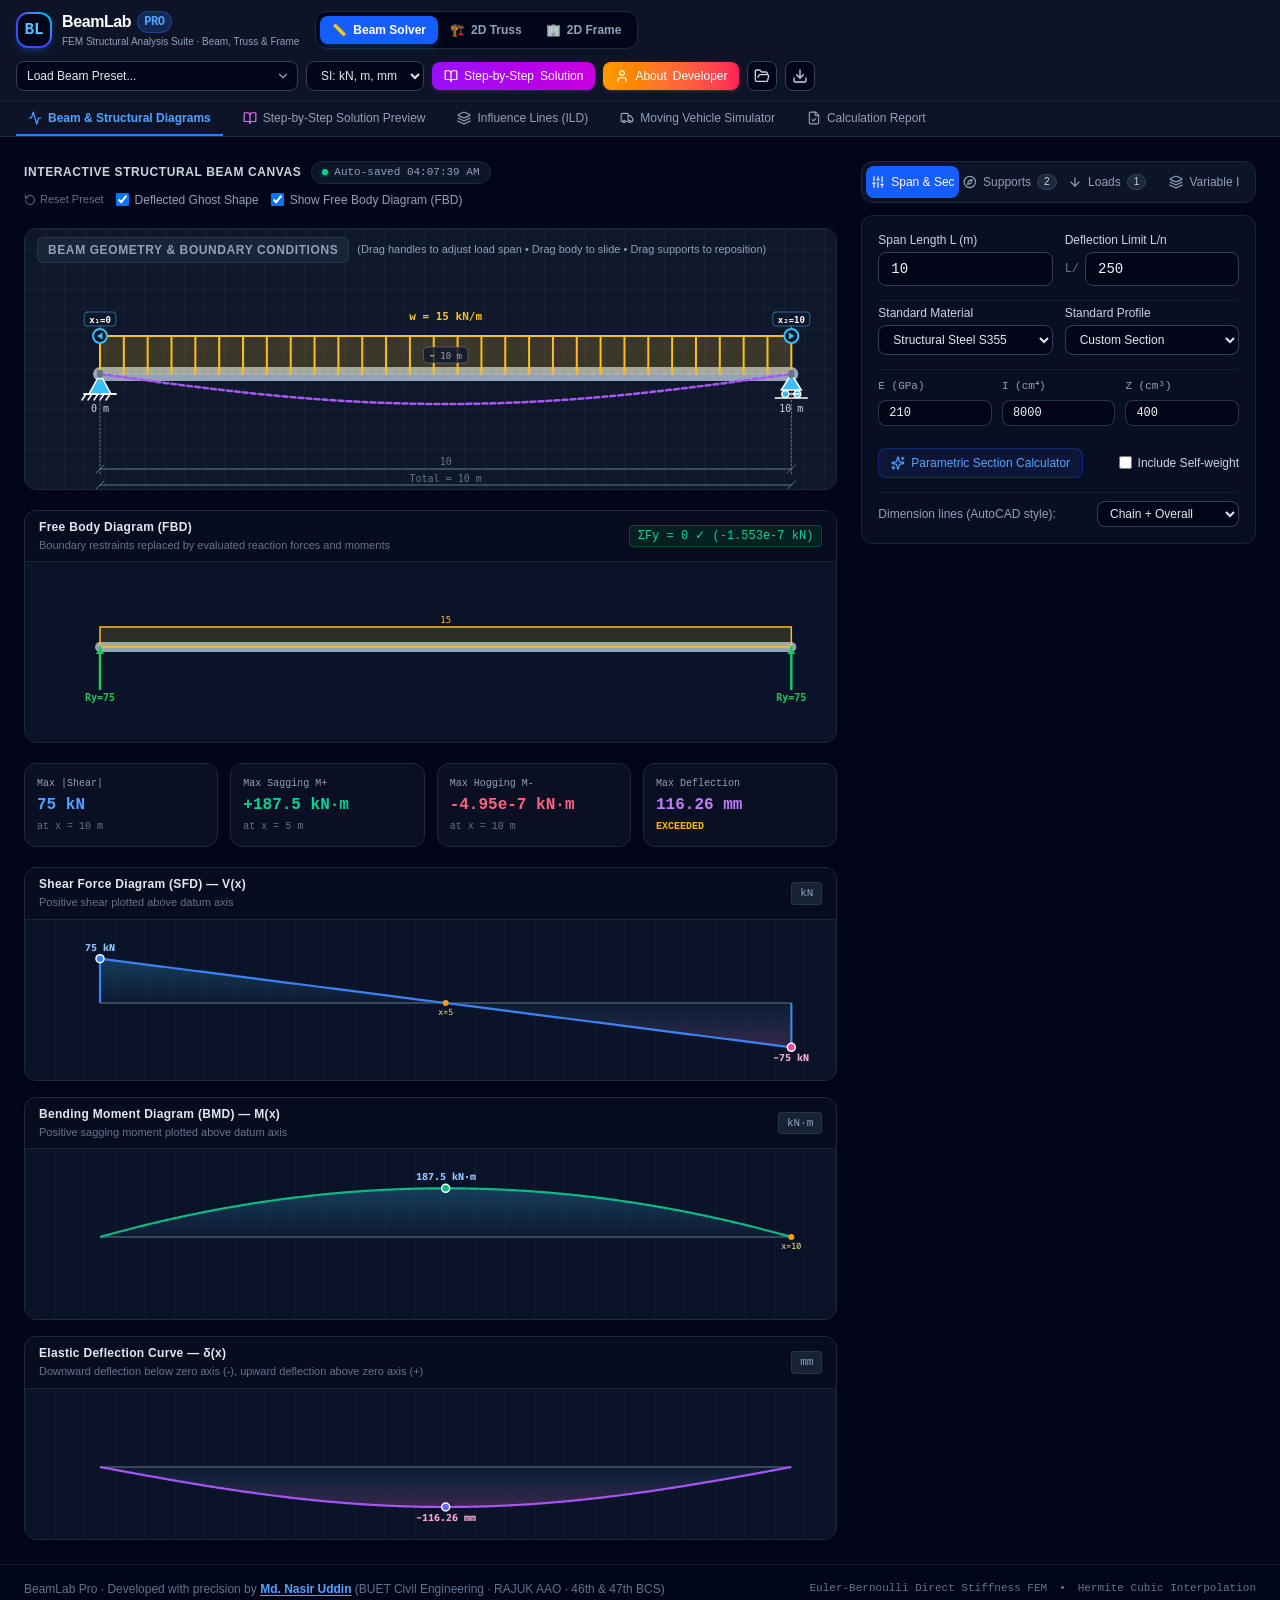
<file: index.html>
<!doctype html>
<html lang="en">
  <head>
    <meta charset="UTF-8" />
    <meta name="viewport" content="width=device-width, initial-scale=1.0, viewport-fit=cover" />
    <title>BeamLab Pro — Interactive Beam Analysis, SFD, BMD &amp; Influence Lines</title>
    <meta
      name="description"
      content="Interactive structural beam calculator for civil and mechanical engineers. Analyze determinate &amp; indeterminate beams, support reactions, SFD, BMD, deflection, and influence lines with textbook step-by-step solutions."
    />
    <meta
      name="keywords"
      content="Beam analysis, structural engineering, beam calculator, shear force diagram, bending moment diagram, Euler-Bernoulli, FEM, deflection, influence line, Macaulay brackets, civil engineering, determinate beam, continuous beam"
    />
    <meta name="author" content="Md. Nasir Uddin (BUET Civil Engineering)" />
    <meta name="robots" content="index, follow, max-image-preview:large" />
    <meta name="theme-color" content="#0b1220" />

    <!-- OpenGraph Social Sharing Card -->
    <meta property="og:type" content="website" />
    <meta property="og:site_name" content="BeamLab Pro" />
    <meta property="og:url" content="https://nasirinboxbd.github.io/beam/" />
    <link rel="canonical" href="https://nasirinboxbd.github.io/beam/" />
    <meta property="og:title" content="BeamLab Pro — Interactive Structural Beam Analysis &amp; Step-by-Step Solutions" />
    <meta
      property="og:description"
      content="Interactive structural beam calculator. Analyze determinate and indeterminate beams, support reactions, SFD, BMD, deflection, moving vehicle loads, and influence lines with step-by-step derivations."
    />
    <meta property="og:image" content="./beam-preview.svg" />
    <meta property="og:image:type" content="image/svg+xml" />
    <meta property="og:image:width" content="1200" />
    <meta property="og:image:height" content="630" />
    <meta property="og:image:alt" content="BeamLab Pro interactive structural beam analysis and diagrams" />

    <!-- Twitter / X Card -->
    <meta name="twitter:card" content="summary_large_image" />
    <meta name="twitter:title" content="BeamLab Pro — Interactive Structural Beam Analysis" />
    <meta
      name="twitter:description"
      content="Analyze determinate and indeterminate beams, support reactions, SFD, BMD, deflection, moving loads, and influence lines with step-by-step solutions."
    />
    <meta name="twitter:image" content="./beam-preview.svg" />

    <!-- Schema.org JSON-LD Structured Data -->
    <script type="application/ld+json">
    {
      "@context": "https://schema.org",
      "@type": "WebApplication",
      "name": "BeamLab Pro",
      "applicationCategory": "EducationalApplication",
      "operatingSystem": "All",
      "browserRequirements": "Requires JavaScript. Requires HTML5.",
      "description": "Interactive structural beam analysis calculator for civil and mechanical engineers. Calculates support reactions, shear force diagrams (SFD), bending moment diagrams (BMD), deflection curves, moving truck loads, and influence lines with full step-by-step solutions.",
      "author": {
        "@type": "Person",
        "name": "Md. Nasir Uddin",
        "jobTitle": "Assistant Authorized Officer, RAJUK",
        "alumniOf": {
          "@type": "EducationalOrganization",
          "name": "Bangladesh University of Engineering and Technology (BUET)"
        }
      },
      "offers": {
        "@type": "Offer",
        "price": "0",
        "priceCurrency": "USD"
      }
    }
    </script>

    <link rel="preconnect" href="https://fonts.googleapis.com">
    <link rel="preconnect" href="https://fonts.gstatic.com" crossorigin>
    <link href="https://fonts.googleapis.com/css2?family=Fira+Code:wght@400;500;600&family=Inter:wght@300;400;500;600;700&display=swap" rel="stylesheet">
    <script type="module" crossorigin src="./assets/index-BnxoTaNY.js"></script>
    <link rel="stylesheet" crossorigin href="./assets/index-CF9kM45f.css">
  </head>
  <body class="bg-slate-950 text-slate-100 antialiased selection:bg-blue-600 selection:text-white">
    <div id="root"></div>
  </body>
</html>
</file>
